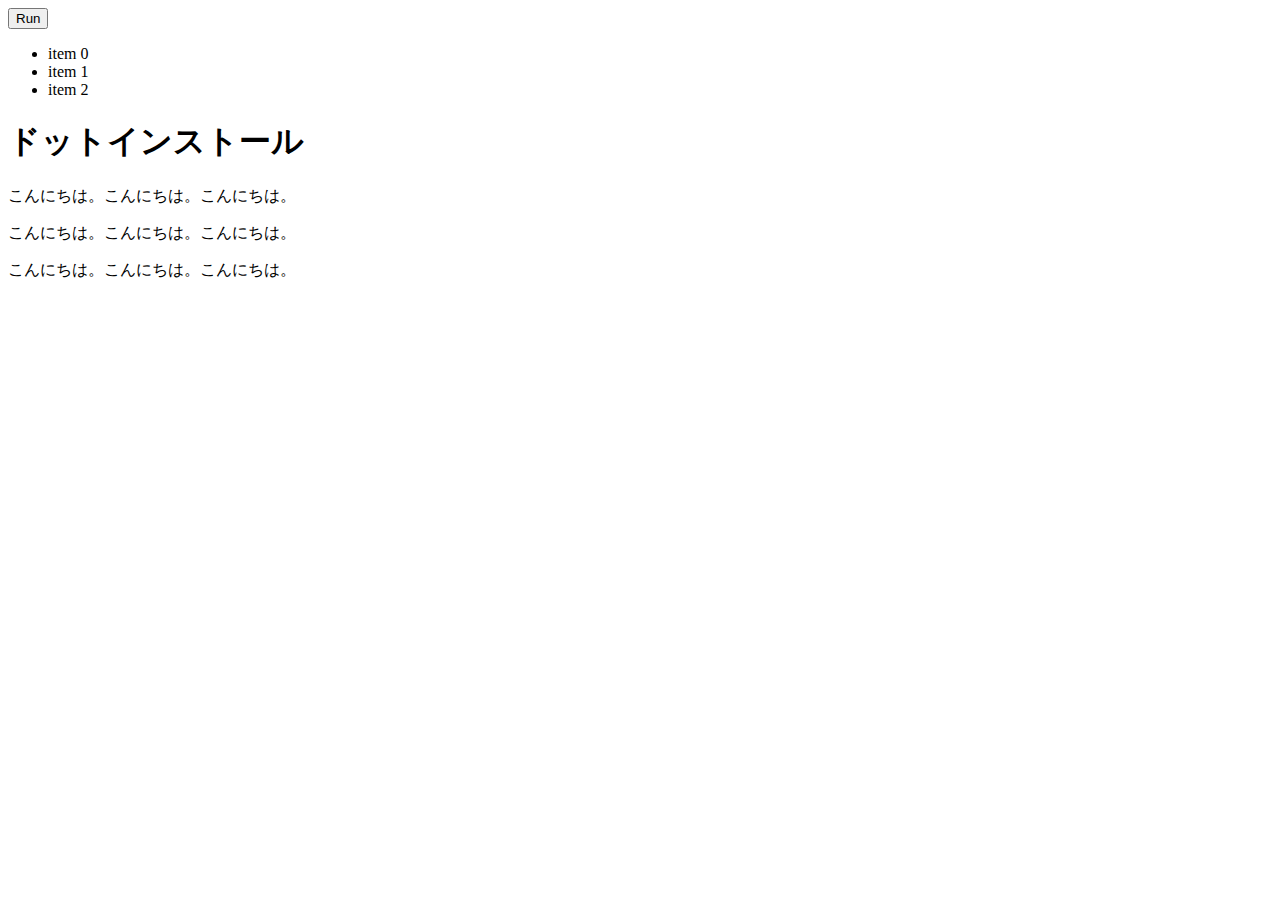
<file: HTMLCSSJavaScript/JavaScriptDOM/index.html>
<!DOCTYPE html>
<html lang="ja">
<head>
  <meta charset="utf-8">
  <title>JavaScript Basics</title>
  <style>
    .my-color{
      color:red;
      background-color:skyblue;
    }

    .my-border {
      border-bottom: 4px solid orange;
   }
  </style>
</head>
<body>
  <button>Run</button>
  <ul>
    <li>item 0</li>
    <li>item 1</li>
    <li>item 2</li>
  </ul>
  <h1 id="target" data-transliation="Dotinstaill">ドットインストール</h1><!--titleでマウスを重ねると表示できる--><!--data-で独自の属性付与可能-->
  <p>こんにちは。こんにちは。こんにちは。</p>
  <p>こんにちは。こんにちは。こんにちは。</p>
  <p>こんにちは。こんにちは。こんにちは。</p>

  <script src="js/main.js"></script>
</body>
</html>
</file>
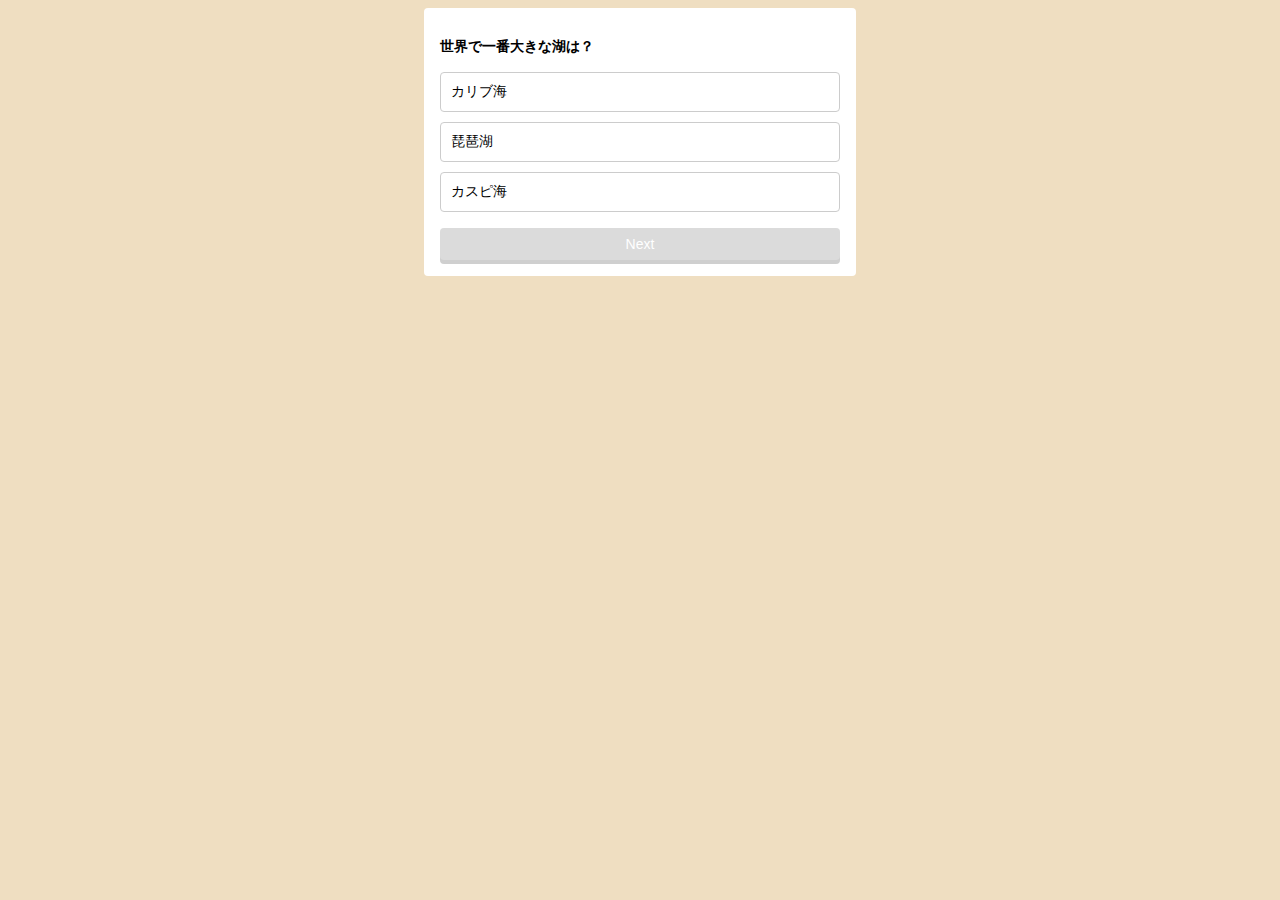
<file: HTMLCSSJavaScript/Kuizu/index.html>
<!DOCTYPE html>
<html lang="ja">
<head>
  <meta charset="utf-8">
  <title>Quiz</title>
  <link rel="stylesheet" href="css/styles.css">
</head>
<body>
  <section class="container">
    <p id="question"></p>
    <ul id="choices"></ul>
    <div id="btn" class="disabled">Next</div>

    <section id="result" class="hidden">
      <p></p>
      <a href="">Replay?</a>
    </section>
  </section>

  <script src="js/main.js"></script>
</body>
</html>
</file>
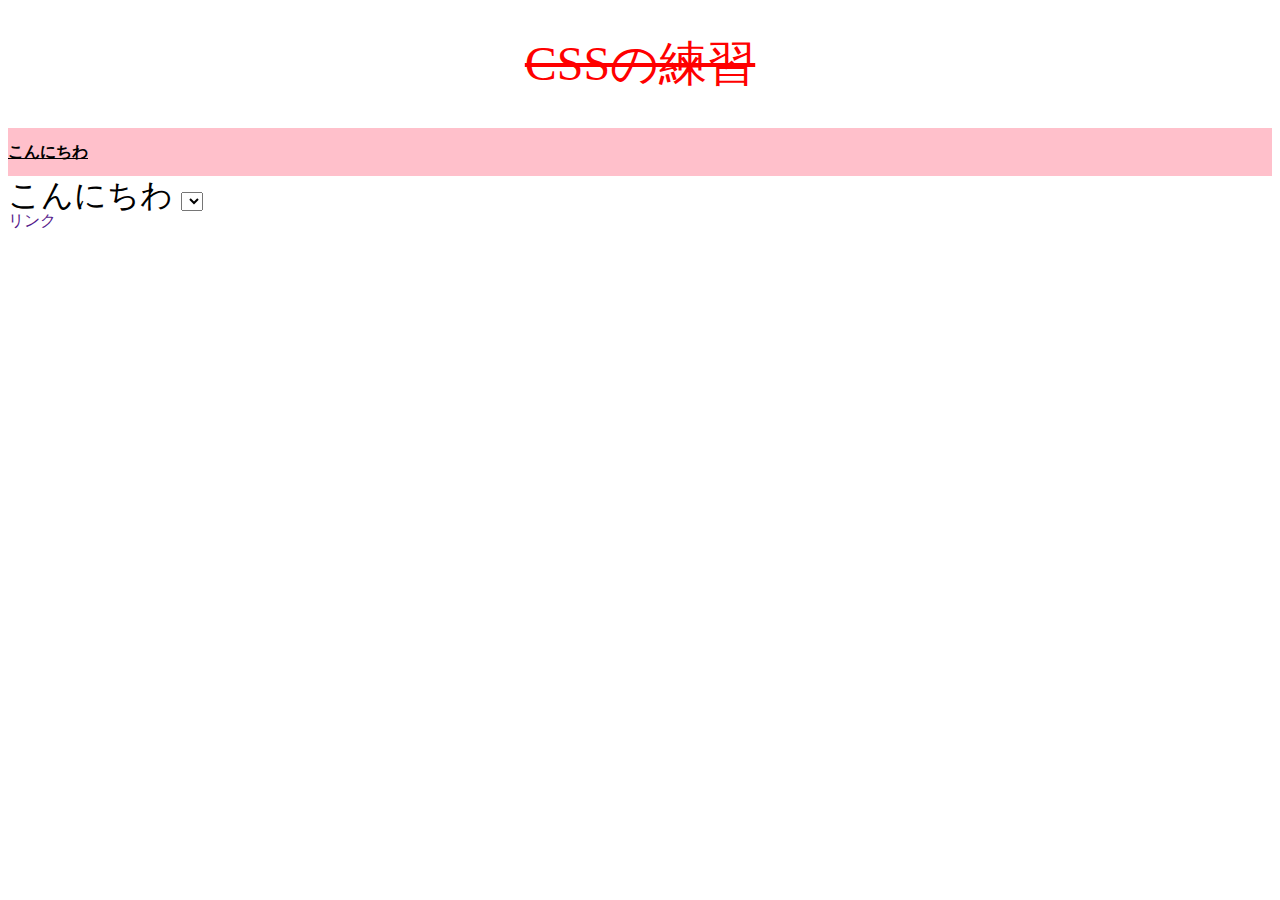
<file: HTMLCSSJavaScript/MyCSS/index.html>
<!DOCTYPE html>
<html lang="ja">
  <head>
    <meta charset="utf-8">
    <title>CSSの練習</title>
    <link rel="stylesheet" href="css/styles.css">
   <!---色指定今回は赤 <style>
      h1{
        color :red;
      }-->
    </style>
  </head>
  <body>
    <h1>CSSの練習</h1>
    <p>こんにちわ</p>
    <main>
      こんにちわ
      <select>
        こんにちわ
      </select>
    </main>
    <a href="">リンク</a>
  </body>
</html>
</file>
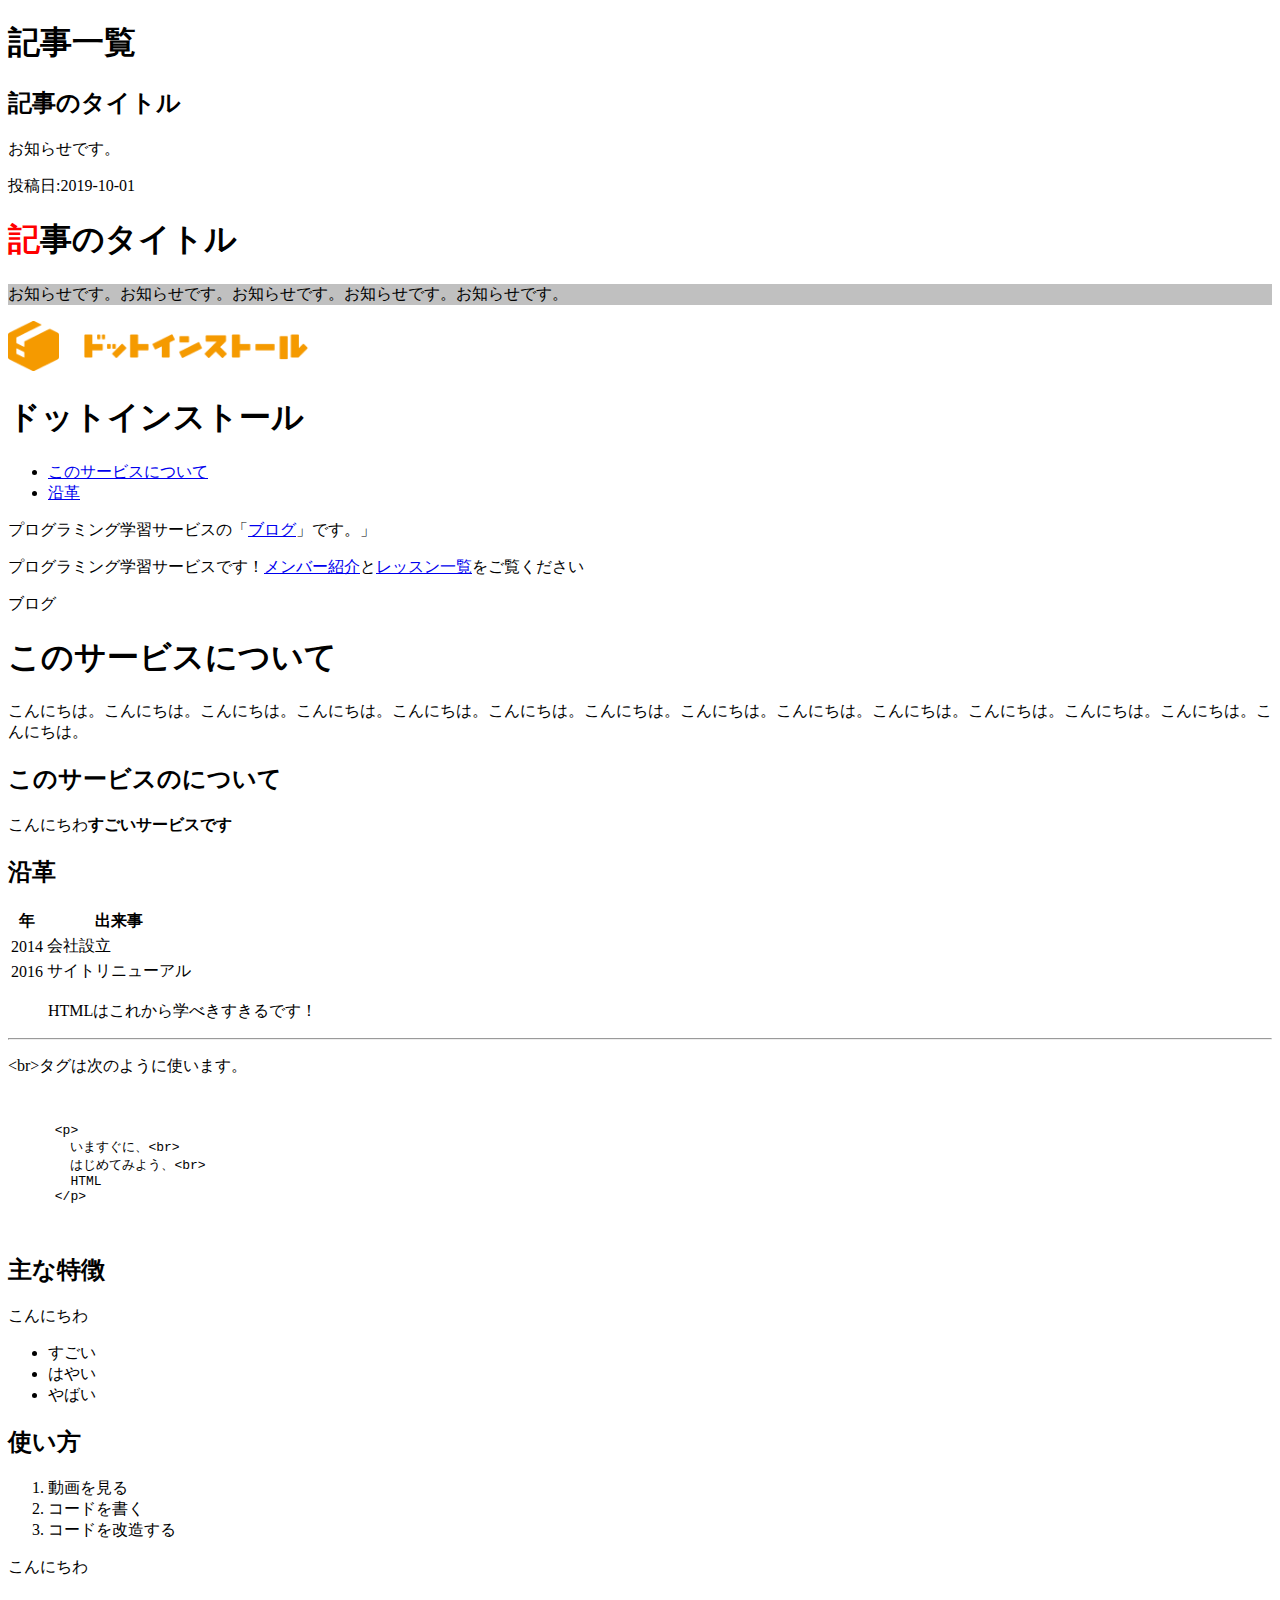
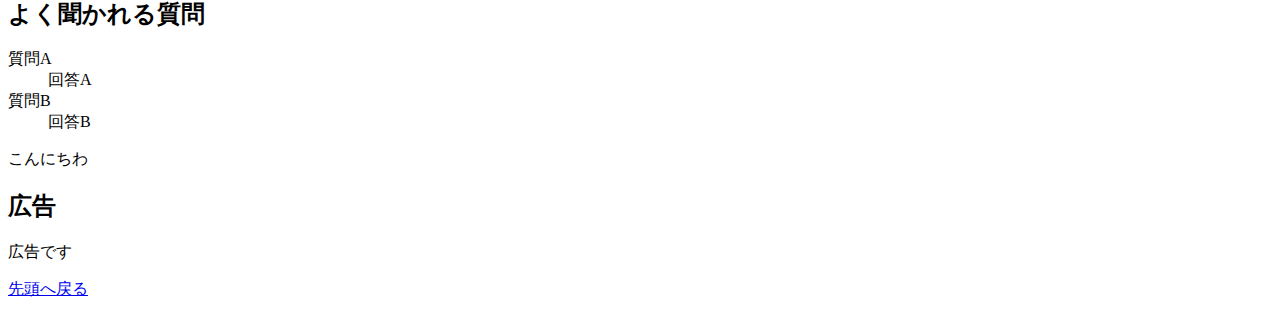
<file: HTMLCSSJavaScript/MyHTML/index.html>
<!DOCTYPE html>
<html lang="ja"><!--日本語だと明示する-->
  <head><!--題名-->
    <meta charset="utf-8"><!--文字コード-->
    <title>ドットインストール</title>
    <meta name="description" content="プログラミング学習サービスのドットインストールです"><!--検索エンジンに知らせるため-->
    <link rel="icon" href="favicon.ico"><!--linkタグで別のファイル指定indexとfaviconの階層が同じなのでこれで大丈夫-->
  </head>
  <body><!--本文-->
    <h1>記事一覧</h1>

    <h2>記事のタイトル</h2>
    <p>お知らせです。</p>
    <footer>投稿日:<time>2019-10-01</time></footer>
    </article>

  <article><!--独立した記事を作りたいとき使う-->
    <h1><span style="color: red;">記</span>事のタイトル</h1><!--spanで囲んだところを色指定で強調-->
    <div style="background: silver;"><!--divでクラス化 -->
      <p>お知らせです。お知らせです。お知らせです。お知らせです。お知らせです。</p>

    </div>
    <header><!--文集には影響がないわかりやすくするためのもの-->

      <img src="img/logo.png" widt="300" height="50" alt="ドットインストールのロゴです"><!--imgがタグsrcが属性名img/logo/pngが属性の値alt読み込まれなかったときにでる処理-->
    </header>
    <main>
    <h1>ドットインストール</h1> <!--終了するときは/をつける-->
    <ul>
      <li><a href="#about">このサービスについて</a></li>
      <li><a href="#history">沿革</a></li>
    </ul>
    <p>プログラミング学習サービスの「<a href="https://unityaiueo.com/" target="_blank">ブログ</a>」です。」</p>
    <p>プログラミング学習サービスです！<a href="members.html">メンバー紹介</a>と<a href="lessons/index.html">レッスン一覧</a>をご覧ください</p><!--<p>で段落-->
ブログ
  <section>
      <h1 id="about">このサービスについて</h1>
      <p>こんにちは。こんにちは。こんにちは。こんにちは。こんにちは。こんにちは。こんにちは。こんにちは。こんにちは。こんにちは。こんにちは。こんにちは。こんにちは。こんにちは。</p>
    </section>
<section>
    <h2>このサービスのについて</h2><!--h1より小さく表示される-->
      <p>こんにちわ<strong>すごいサービスです</strong></p><!--strongで強調-->
      <h2 id="history">沿革</h2>
      <table>
        <thead>
          <tr>
            <th>年</th>
            <th>出来事</th>
          </tr>
        </thead>
        <tbody>
          <tr>
            <td>2014</td>
            <td>会社設立</td>
          </tr>
          <tr>
            <td>2016</td>
            <td>サイトリニューアル</td>
          </tr>
        </tbody>
      </table>
      </section>
      </main>
      <blockquote cite="https://dotinstall.com"><!--blockquoteで引用-->

        <p>HTMLはこれから学べきすきるです！</p>
      </blockquote>
      
      <hr><!--話題が変わる場合ブラウザ上で水平線が引かれる-->

    <p>&lt;br&gt;タグは次のように使います。</p><!--文字実態参照-->
    <pre><!--すでに成形されたものをそのまま表示させたいと気に使う-->
      <code>
      &lt;p&gt;
        いますぐに、&lt;br&gt;<!--brで改行-->
        はじめてみよう、&lt;br&gt;
        HTML
      &lt;/p&gt;
        </code>
    </pre>
    <h2>主な特徴</h2>
      <p>こんにちわ</p>
      <ul>
        <li>すごい</li><!--箇条書き-->
        <li>はやい</li>
        <li>やばい</li>
      </ul>

    <h2>使い方</h2>
    <ol>
      <li>動画を見る</li><!--番号付けたうえで箇条書き-->
      <li>コードを書く</li>
      <li>コードを改造する</li>
    </ol>
      <p>こんにちわ</p>

    <h2>よく聞かれる質問</h2>
    <dl>
      <dt>質問A</dt><!--対応した形になる-->
      <dd>回答A</dd>
      <dt>質問B</dt>
      <dd>回答B</dd>
    </dl>
      <p>こんにちわ</p>
      <aside>
        <h2>広告</h2>
        <p>広告です</p>

      </aside>
      <fototer>

        <p><a href="#top">先頭へ戻る</a></p><!--決まった文字でないと動作しないので注意-->
      </fototer>
  </body>
</html>
</file>
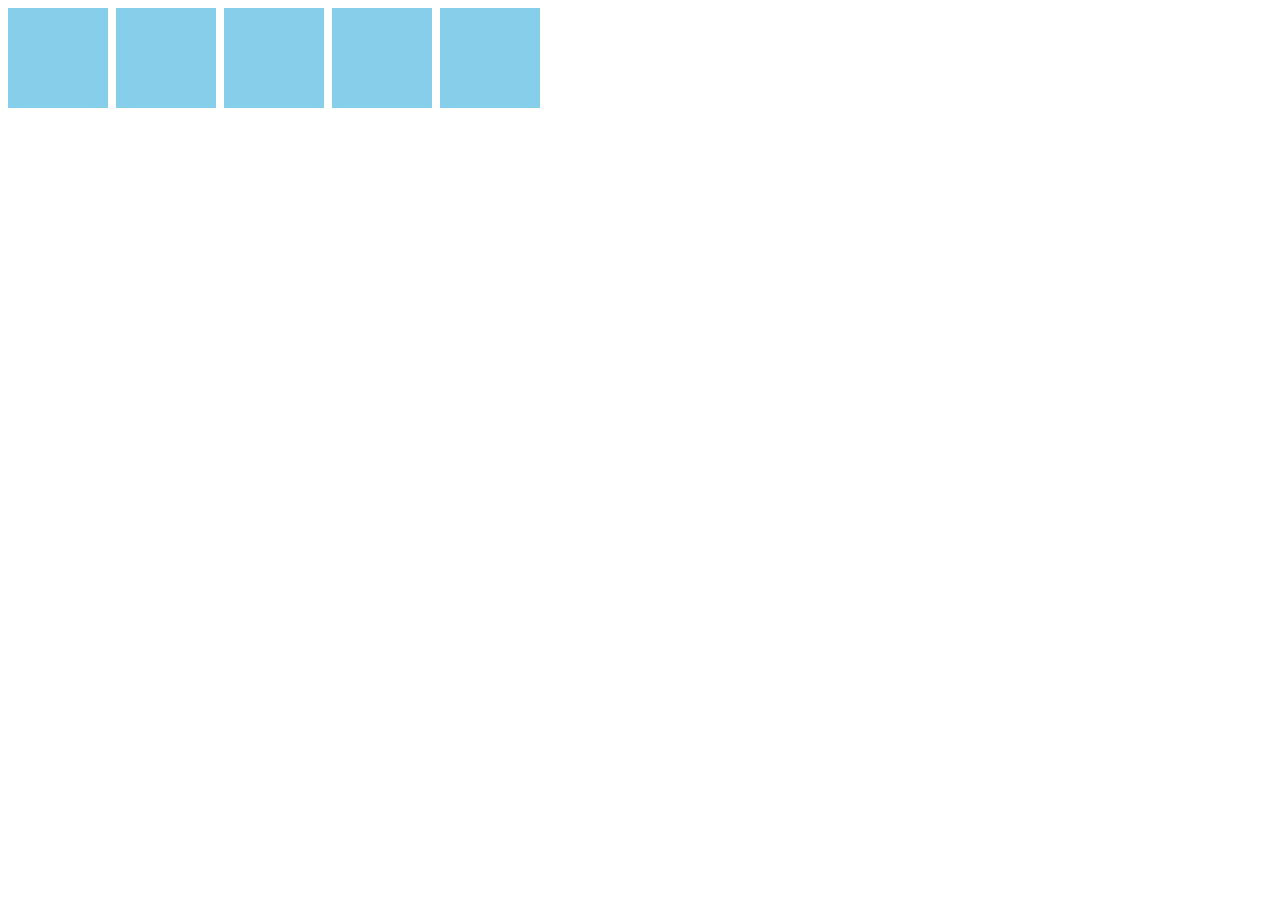
<file: HTMLCSSJavaScript/MyJSPractice/index.html>
<!DOCTYPE html>
<html lang="ja">
  <head>
    <meta charset="utf-8">
    <title>JavaScript Practice</title>
    <style>
      body{
        display:flex;
        flex-wrap:wrap;

      }
      .box{
        width:100px;
        height:100px;
        background-color: skyblue;
        cursor:pointer;/*カーソルを合わせるとカーソルが変化する*/
        transition:0.8s;
        margin: 0 8px 8px 0;
        text-align:center;
        line-height:100px;
      }
      .win{
        background:pink;
        border-radius:50%;
        transform:rotate(360deg);
      }
      .lose{
        transform:scale(0.9);
      }
    </style>
  </head>
  <body>

<script>
  'use strict';/*厳格判定*/

  const num=5;
  const winner=Math.floor(Math.random()*num);//Mathfllorで小数点切り捨て
  
  for(let i=0;i<num;i++){
    const div=document.createElement('div');
  div.classList.add('box');
  div.addEventListener('click',()=>{
    if(i===winner){
      div.textContent='Win!';
      div.classList.add('win');
    }else{
      div.textContent='Lose!';
      div.classList.add('Lose');
    }
    div.classList.toggle('circle');
  });
  document.body.appendChild(div);//divをbodyの子要素にする
  }
  

  /*const target1 =document.getElementById('target1')
  const target2 =document.getElementById('target2')
  const target3 =document.getElementById('target3')
target1.addEventListener('click', () => {/*ターゲット要素を指定addEventListenerでクリックされた処理が走るようにしている*/
 /*target1.classList.toggle('circle');
});
target2.addEventListener('click', () => {/*ターゲット要素を指定addEventListenerでクリックされた処理が走るようにしている*/
 /*target2.classList.toggle('circle');
});
target3.addEventListener('click', () => {/*ターゲット要素を指定addEventListenerでクリックされた処理が走るようにしている*/
 /*target3.classList.toggle('circle');//toggleでcircleクラスがなかったらつけるついてたら外すという処理にできる
    });*/
</script>
  </body>
</html>
</file>
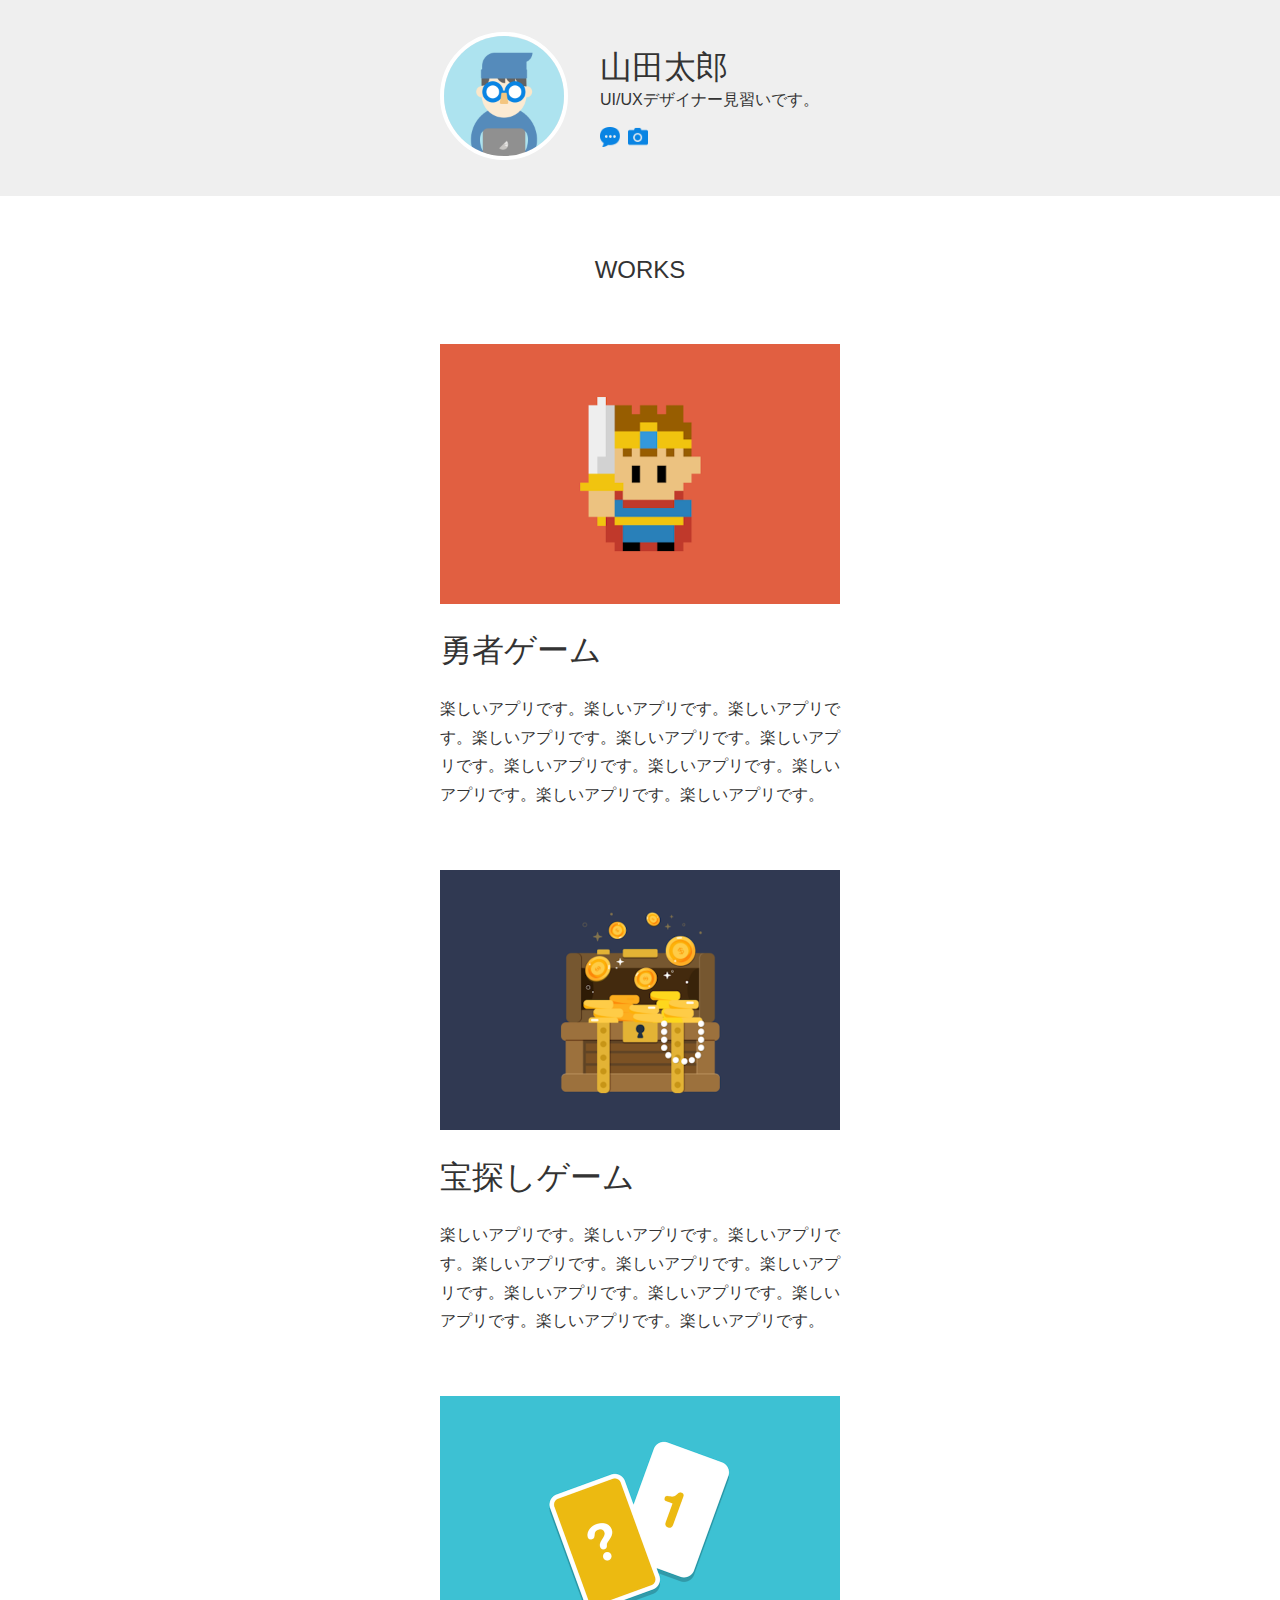
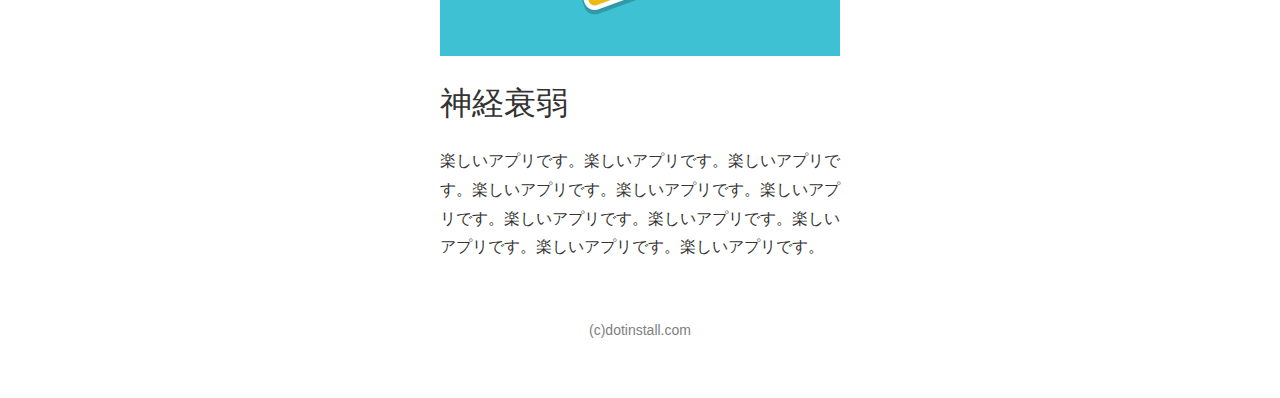
<file: HTMLCSSJavaScript/MyPortfolio/index.html>
<!DOCTYPE html>
<html lang="ja"> <!--言語指定今回は日本語使用するという意味-->
  <head><!--サイトには表示されないタイトル-->
    <meta charset="utf-8"><!--文字コード指定-->
   <link rel="stylesheet" href="css/styles.css">
    <title>太郎のポートフォリオサイト</title><!--タイトルをここに書く-->
    <link rel="icon" href="favicon.ico"><!--linkは外部ソースを引っ張てくるhrefに読み込むものを書くfaviconとindexは同じ階層にあるのでこう書ける-->
    <meta name="description" content="太郎のポートフォリオサイトです。"><!--metaタグは検索エンジンに対して用いる-->
  </head>
  <body> <!--サイトの中身をここに書く-->
    <header><!--bodyタグ内で使う-->
      <div class="container"><!--divをつけるとグループ化することができるこれらをまとめてあつかえるためメソッドみたいなもの？-->
        <div class="icon">
           <img src="img/taro.png" width="120" height="120" alt="太郎のアイコン"><!--img src=で指定した画像表示widthは横heightは縦を変更するaltは画像が表示されなかったときにでる-->
           </div>
           <div class="info">
           <h1>山田太郎</h1><!--h1で見出し-->
           <p>UI/UXデザイナー見習いです。</p> <!--ｐタグで改行-->
           <ul>
             <li>
               <a href="https://dotinstall.com/lessons" target="_blank">
                <img src="img/blog.png" width="20" height="20" alt="ブログサイトのリンク画像です">
              </a>
            </li>
            <li>
              <a href="https://dotinstall.com/lessons" target="_blank"><!-- target="_blank"で別タブで開くようにしている-->
                <img src="img/photos.png" width="20" height="20" alt="写真サイトのリンク画像です">
              </a>
            </li>
          </ul>
          
        </div>
      </div>
  </header>
  <section class="works">
    <h1>WORKS</h1>
  <section>

    <img src="img/work1.png" width="400" height="260" alt="勇者ゲームの紹介画像"> 
    <h1>勇者ゲーム</h1>
    <p>楽しいアプリです。楽しいアプリです。楽しいアプリです。楽しいアプリです。楽しいアプリです。楽しいアプリです。楽しいアプリです。楽しいアプリです。楽しいアプリです。楽しいアプリです。楽しいアプリです。</p>

  </section>
  
  <section>

    <img src="img/work2.png" width="400" height="260" alt="宝探しゲームの紹介画像">
    <h1>宝探しゲーム</h1>
    <p>楽しいアプリです。楽しいアプリです。楽しいアプリです。楽しいアプリです。楽しいアプリです。楽しいアプリです。楽しいアプリです。楽しいアプリです。楽しいアプリです。楽しいアプリです。楽しいアプリです。</p>

  </section>
  <section>

    <img src="img/work3.png" width="400" height="260" alt="神経衰弱の紹介画像">
    <h1>神経衰弱</h1>
    <p>楽しいアプリです。楽しいアプリです。楽しいアプリです。楽しいアプリです。楽しいアプリです。楽しいアプリです。楽しいアプリです。楽しいアプリです。楽しいアプリです。楽しいアプリです。楽しいアプリです。</p>

  </section>
  


    </section>

    <footer> <!---->
     <p> (c)dotinstall.com</p>
    </footer>
    </body>

</html>
</file>
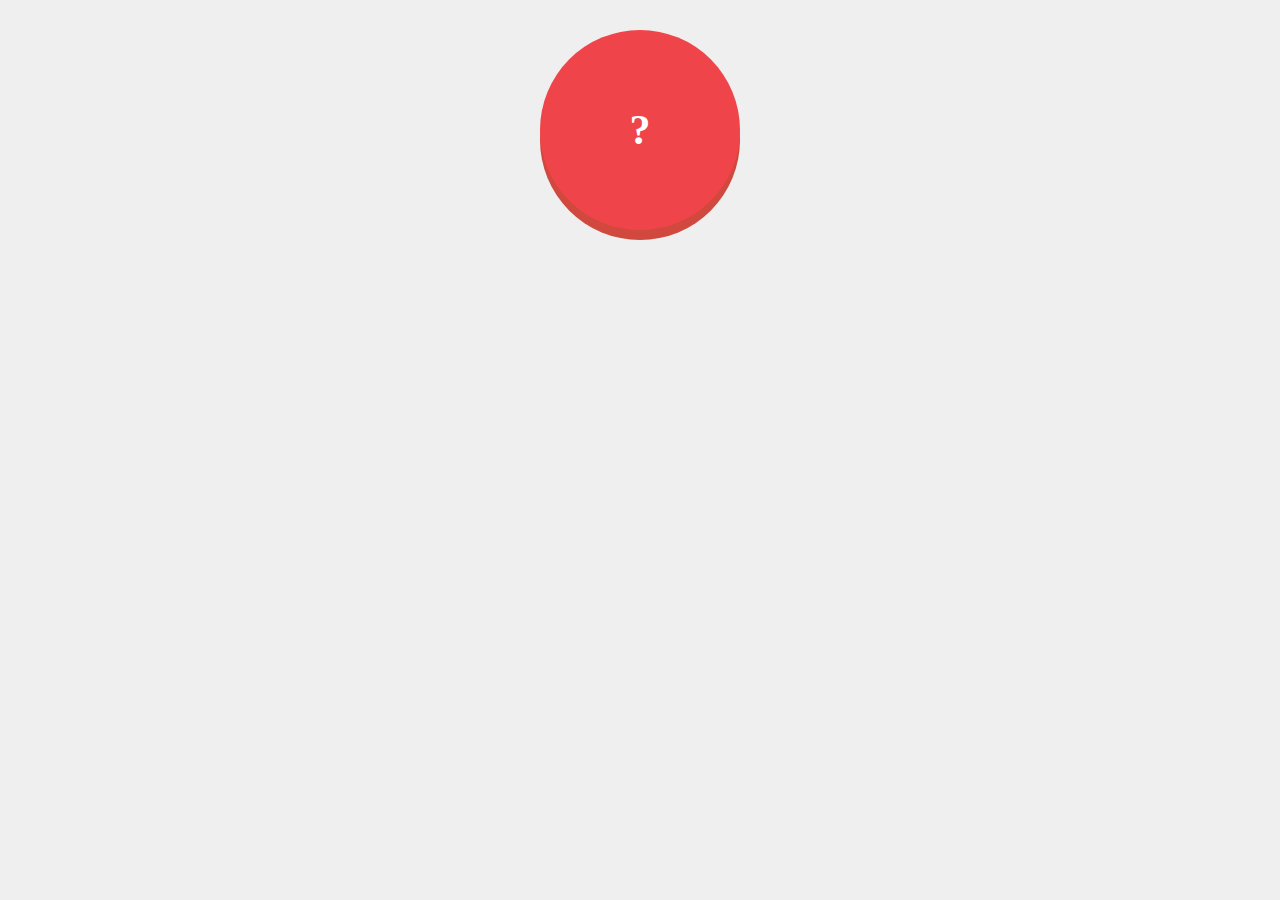
<file: HTMLCSSJavaScript/Omikuzi/index.html>
<!DOCTYPE html>
<html lang="ja">
  <head>
    <meta charset="utf-8">
    <title>おみくじ</title>
    <link rel="stylesheet" href="css/styles.css">
  </head>
  <body>
    <div id="btn">?</div>
    <script src="js/main.js"></script>
  </body>
</html>
</file>
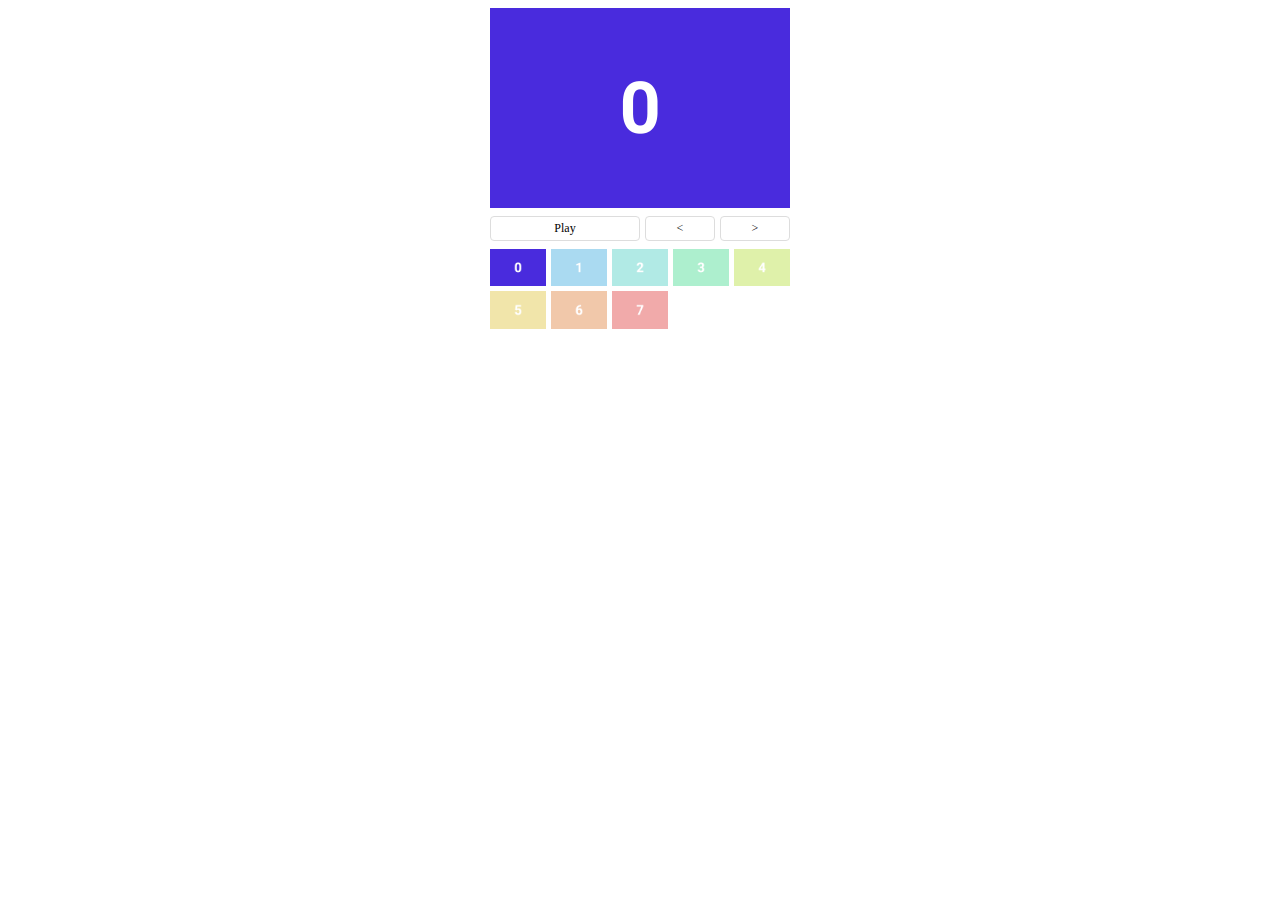
<file: HTMLCSSJavaScript/Slideshow/index.html>
<!DOCTYPE html>
<html lang="ja">
<head>
  <meta charset="utf-8">
  <title>Slideshow</title>
  <link rel="stylesheet" href="css/styles.css">
</head>
<body>
  <main>
    <img id="main">

    <nav>
      <ul>
        <li id="play">Play</li>
        <li id="prev">&lt;</li>
        <li id="next">&gt;</li>
      </ul>
    </nav>

    <ul class="thumbnails"></ul>
  </main>

  <script src="js/main.js"></script>
</body>
</html>
</file>
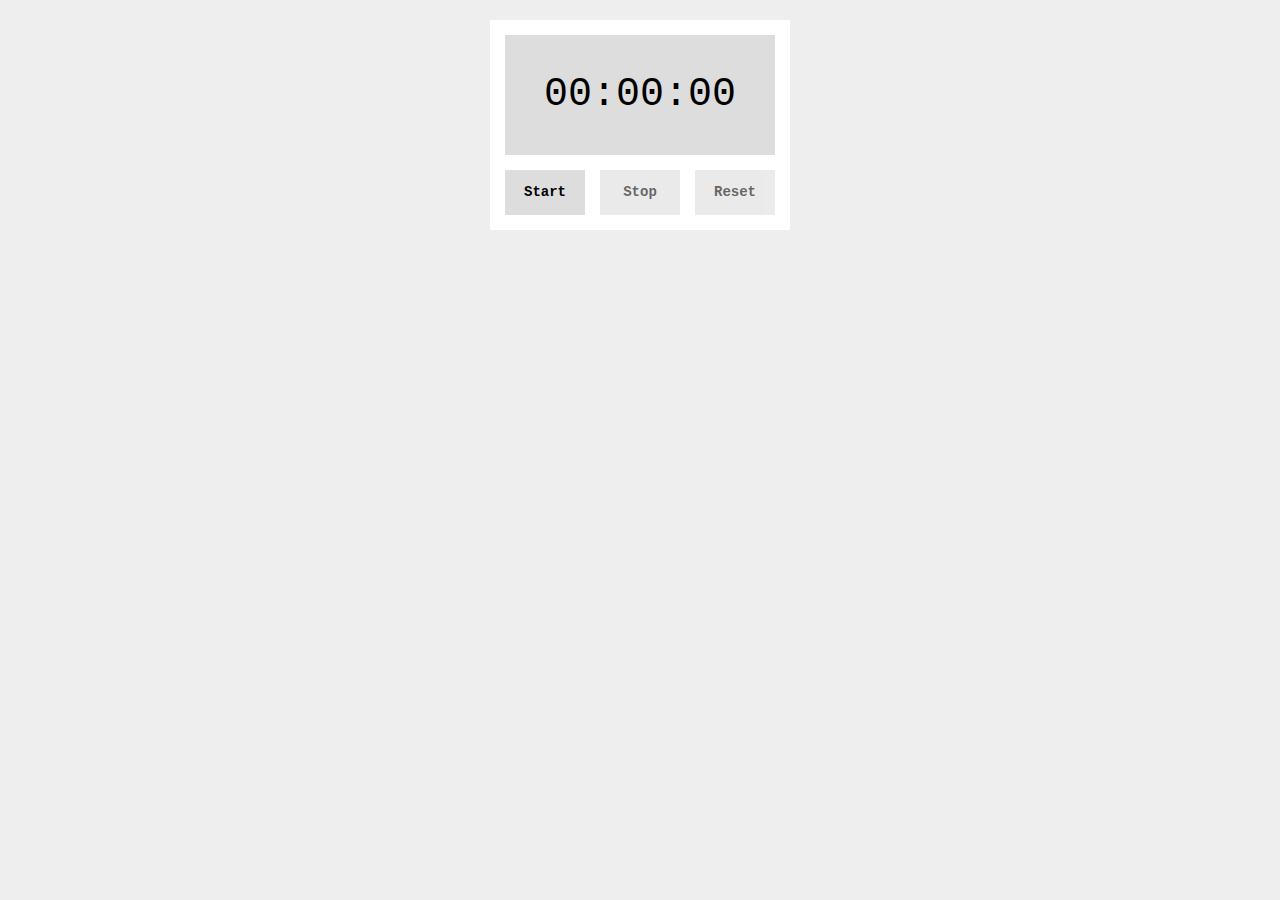
<file: HTMLCSSJavaScript/stopwatch/index.html>
<!DOCTYPE htnml>
<html lang="ja">
  <head>
    <meta charset="utf-8">
    <title>stopwatch</title>
    <link rel="stylesheet" href="css/styles.css">
  </head>
  <body>
    <div class="container">

      <div id="timer">00:00:00</div>
      <div class="controls">
      <div class="btn" id="start">Start</div>
    <div class="btn" id="stop">Stop</div>
    <div class="btn" id="reset">Reset</div>
    </div>
    </div>
      <script src="js/maim.js"></script>
  </body>
</html>
</file>
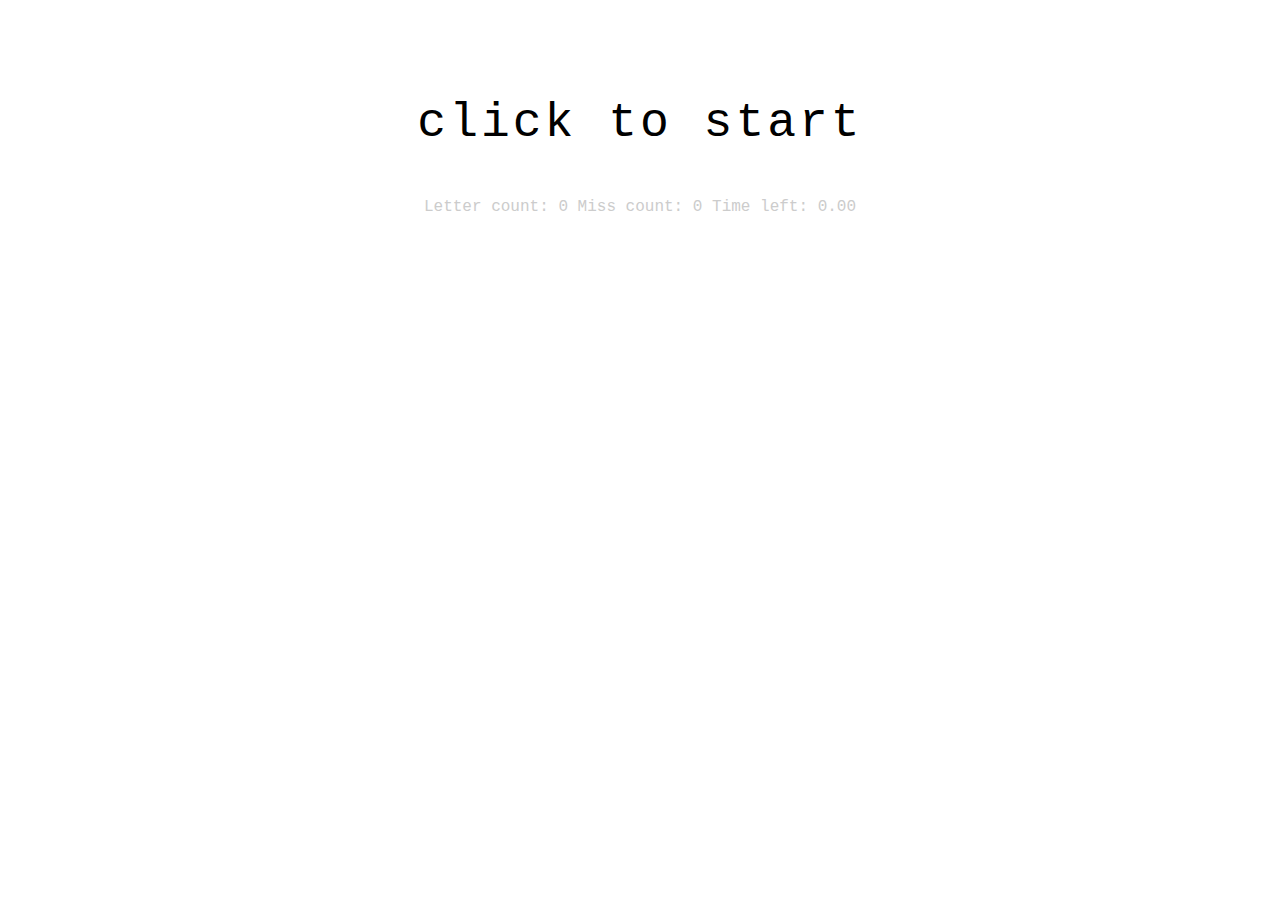
<file: HTMLCSSJavaScript/taipingu/index.html>
<!DOCTYPE html>
<html lang="ja">
<head>
  <meta charset="utf-8">
  <title>Typing Game</title>
  <link rel="stylesheet" href="css/styles.css">
</head>
<body>
  <p id="target">click to start</p>
  <p class="info">
    Letter count: <span id="score">0</span><!--spanでグループ化-->
    Miss count: <span id="miss">0</span>
    Time left: <span id="timer">0.00</span>
  </p>

  <script src="js/main.js"></script>
</body>
</html>
</file>
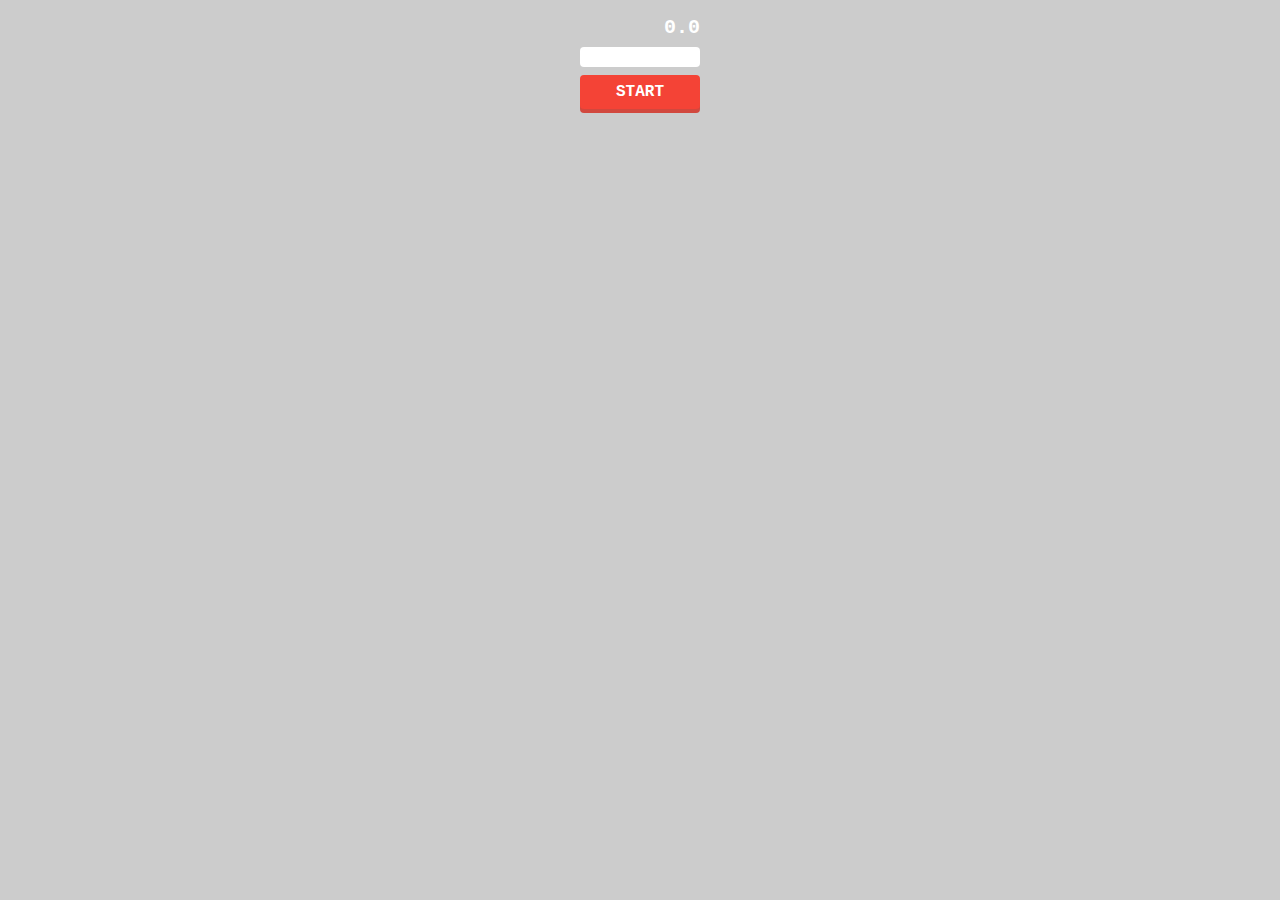
<file: HTMLCSSJavaScript/TouchGame/index.html>
<!DOCTYPE html>
<html lang="ja">
<head>
  <meta charset="utf-8">
  <title>Numbers Game</title>
  <link rel="stylesheet" href="css/main.css">
</head>
<body>
  <div id="container">
    <div id="timer">0.0</div>
    <ul id="board">
    </ul>
    <div id="btn">START</div>
  </div>
  <script src="js/main.js"></script>
</body>
</html>
</file>
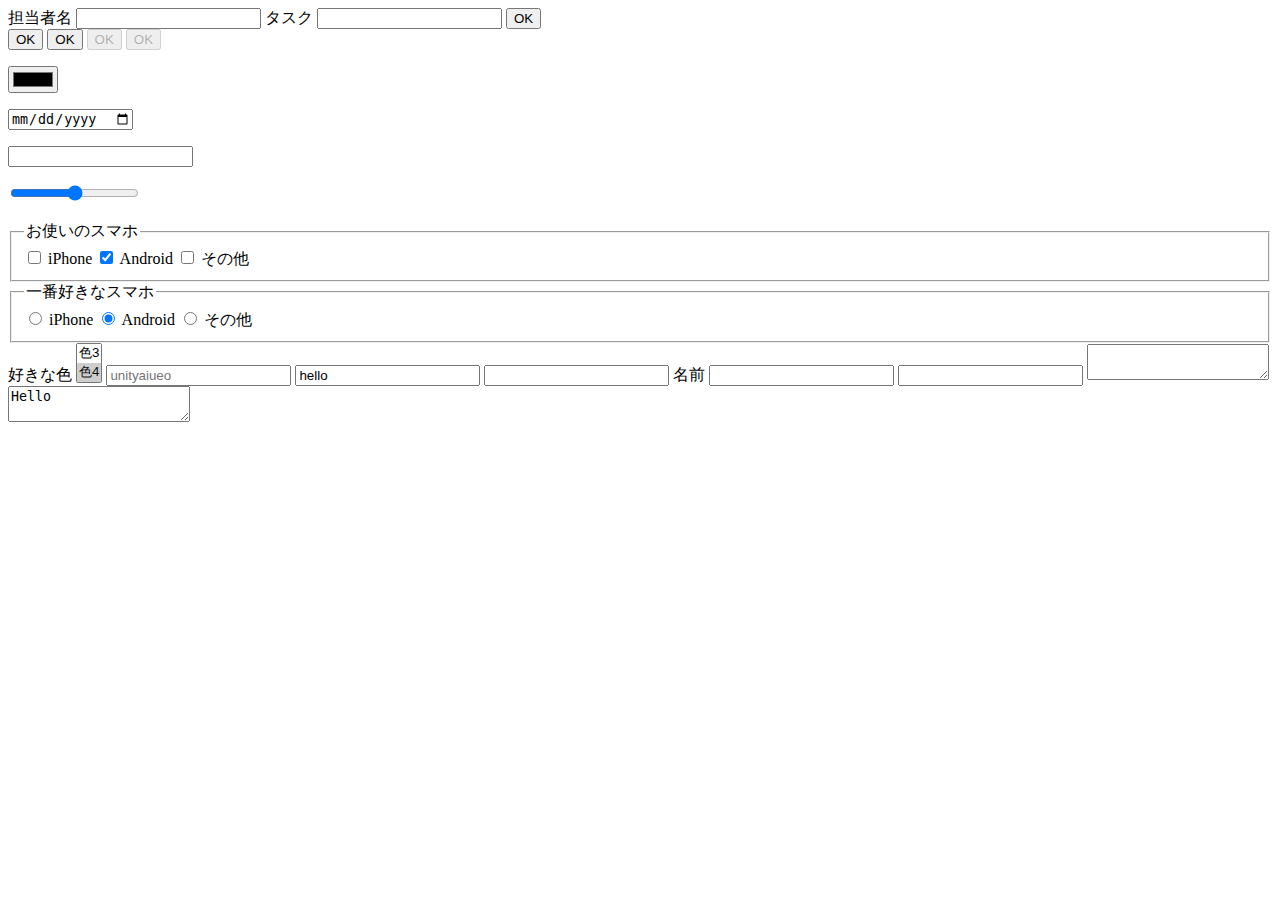
<file: HTMLCSSJavaScript/MyHTML/index2.html>
<!DOCTYPE html>
<html lang="ja">
  <head>
    <meta charset="utf-8">
    <title>ドットインストール</title>
  </head>
  <body>
     <form action="process.php" method="post"><!--actionで送信先ファイル指定送信方式をmethodで指定-->
    <label>担当者名 <input type="text" name="username"></label>
    <label>タスク <input type="text" name="task"></label>
    <button>OK</button>
  </form>

  <input type="button" value="OK">
  <button>OK</button>
  <input type="button" value="OK" disabled>
  <button disabled>OK</button><!--disabled一時的に入力無効にする-->

    <p><input type="color"></p><!--色を入力-->
  <p><input type="date"></p><!--日付を入力-->
  <p><input type="number"></p><!--数字のみ入力可能-->
  <p><input type="range"></p><!--スライダー直感操作可能-->
    <fieldset>
    <legend>お使いのスマホ</legend><!--線で囲んでグループ化-->
    <label><input type="checkbox"> iPhone</label><!--チェックボックス-->
    <label><input type="checkbox" checked> Android</label><!--checkboxをつけると最初からチェックがついてる-->
    <label><input type="checkbox"> その他</label>
  </fieldset>

  <fieldset>
    <legend>一番好きなスマホ</legend>
    <label><input type="radio" name="phone"> iPhone</label><!--radioでname属性を一つだけしか選べなくする-->
    <label><input type="radio" name="phone" checked> Android</label>
    <label><input type="radio" name="phone"> その他</label>
  </fieldset>  

      <label for="color">好きな色</label>
      <select id="color"size=2 multiple><!--一度に表示する数を決められるselectでプルダウンリスト作成-->
        <option>色1</option>
        <option>色2</option>
        <option>色3</option>
        <option selected>色4</option><!--selectedがついているので色４が一番先に選ばれる-->
        <option>色5</option>
        <option>色6</option>
      </select>
      <input type="text" placeholder="unityaiueo"><!--灰色の薄い文字表示-->
      <input type="text" value="hello">
      <input type="password">
      <label>名前 <input type="text"></label><!--テキストの前に文字入れる-->
      <input type="password">
      <textarea></textarea><!--伸縮可能な四角形の入力項目-->
      <textarea>Hello</textarea>
      </body>
</html>
</file>
<file: HTMLCSSJavaScript/Kuizu/css/styles.css>
body {
  background: #efdec1;
  font-size: 14px;
  font-family: Verdana, sans-serif;
}

.container {
  width: 400px;
  margin: 8px auto;
  background: #fff;
  border-radius: 4px;
  padding: 16px;
  position: relative;
}

#question {
  margin-bottom: 16px;
  font-weight: bold;
}

#choices {
  list-style: none;
  padding: 0;
  margin-bottom: 16px;
}

#choices > li {
  border: 1px solid #ccc;
  border-radius: 4px;
  padding: 10px;
  margin-bottom: 10px;
  cursor: pointer;
}

#choices > li:hover {
  background: #f8f8f8;
}

#choices > li.correct {
  background: #d4edda;
  border-color: #c3e6cb;
  color: #155724;
  font-weight: bold;
}

#choices > li.correct::after {
  content: ' ... correct!';
}

#choices > li.wrong {
  background: #f8d8da;
  border-color: #f5c6cb;
  color: #721c24;
  font-weight: bold;
}

#choices > li.wrong::after {
  content: ' ... wrong!';
}

#btn, #result > a {
  background: #3498db;
  padding: 8px;
  border-radius: 4px;
  cursor: pointer;
  text-align: center;
  color: #fff;
  box-shadow: 0 4px 0 #2880b9;
}

#btn.disabled {
  background: #ccc;
  box-shadow: 0 4px 0 #bbb;
  opacity: 0.7;
}

#result {
  position: absolute;
  width: 300px;
  background: #fff;
  padding: 30px;
  box-shadow: 0 4px 8px rgba(0, 0, 0, 0.2);
  top: 50px;
  left: 0;
  right: 0;
  margin: 0 auto;
  border-radius: 4px;
  text-align: center;
  transition: 0.4s;
}

#result.hidden {
  transform: translateY(-500px);
}

#result > p {
  font-size: 24px;
}

#result > a {
  display: block;
  text-decoration: none;
}
</file>
<file: HTMLCSSJavaScript/MyCSS/css/styles.css>
@charset "utf-8"
body{/*指定したところを下の指示を与える*/
  color:skyblue;/*左プロパティ右値*/
  font-size:12px;/*フォントサイズ変更*/
  color:red;
  border:1px solid pink;/*bodyに境界線を引く文字には引かない*/
}
h1{
  border:inherit;/*h1に対して継承させるそうするとh1も境界線を引くことができる*/
  font-family:Verdana,'Arial Black',メイリオ,sans-self;/*フォント指定Verdana指定指定したものがない場合次のが実装されるsans-selfはゴシック体*/ 
}

h1{
  color:red;
  font-size:48px;
  text-align:center;/*テキストを中央に持っていく*/
  font-weight:normal;
  text-decoration:line-through;/*打消し線*/
}

p{
  font-weight:bold;/*文字を太文字にする*/
  text-decoration: underline;/*アンダーラインを引く*/
  font-size:16px;
  line-height:48px;/*３つとも48px指定と同じ*/
  line-height:3em;
  line-height:3;
  background-color:pink;
}

a{
  text-decoration:none;
} 
main{
  font-size:32px;
  line-height:2em;/*親要素の指定したものが子要素のsectionでも反映される*/
  line-height:2px
}
section{
  font-size:16px
}
</file>
<file: HTMLCSSJavaScript/MyPortfolio/css/styles.css>
body{
  color:#333;
  font-family:Verdana,sans-serif;/*フォント設定Verdanaというフォント指定それがなかったらゴシック指定*/
  margin-top:0px;/*上下左右のマージンを0にする三つとも同じ効果
  margin-bottom:0px;
  margin-right:0px;
  margin-left:0px;

  margin:0px; */

  margin:0;
}


header{
  background-color:#efefef;
  padding-top:32px;
  padding-bottom:32px;
}

.container{
  /*background-color:pink;*/
  width:400px;
  margin-left:auto;/*autoで中央揃え*/
  margin-right:auto;
  display:flex;/*横並びにするにはこれを使うcontainerはiconとinfoの親要素なのでここに追記infoの方で左側に微調整*/
  align-items:center;/*中央揃えにする*/
}

.icon{
 /* background-color:skyblue;*/
}

.icon img{
  /*border-radius:20px;iconクラスのimg要素の角を丸める*/
  border-radius:50%;/*丸型にする*/
  border-width:4px;/*幅4pxの白い枠を設定*/
  border-style:solid;
  border-color:white;
}

.info{
  /*background-color:tomato;*/
  margin-left:32px;
}

.info h1{
  font-weight:normal;/*文字の太さを普通に変更*/
  font-size:24p;/*フォントサイズ変更*/
  margin:0;
}

.info p{
  margin:0;
  margin-bottom:16px;
}
.info ul{
  margin:0;/*要素の外側の余白*/
  padding:0;/*要素の内側の余白*/
  list-style-type:none;/*黒丸をこれで消せる*/
  display:flex;
}
.info ul li{
  margin-right:8px;
}
.works{
  width:400px;
  margin-left:auto;
  margin-right:auto;
}

.works > h1{/*worksの直下にあるh1という意味になるないと全部に適用される*/
  font-weight:normal;
  font-size:24px;
  text-align:center;
  margin-top:60px;
  margin-bottom:60px;
}

.works > section{
  margin-bottom:60px;
}

.works > section > h1{
  font-weight:normal;/*文字の太さを変更*/
}

.works p{
  line-height:1.8;/*p行の高さを文字サイズの1.8倍にする*/
}

footer p{
  text-align:center;
  font-size:14px;
  margin-bottom:60px;
  color:gray;
}
</file>
<file: HTMLCSSJavaScript/Omikuzi/css/styles.css>
body{
  background:#efefef;
}

#btn{
  width:200px;
  height:200px;
  background:#ef454a;
  border-radius:50%;/*丸くする*/
  margin:30px auto;/*上下に３０左右に等分にする*/
  text-align:center;/*文字を中央に寄させる*/
  line-height:200px;/*文字の行間設定(文字の上下の余白)*/
  color:#fff;
  font-weight:bold;/*フォントの太さ指定*/
  font-size:42px;
  cursor:pointer;
  box-shadow:0 10px 0 #d1483e;/*影をつける*/
  user-select:none;/*選択しても青くならなくする*/
}

#btn:hover{
  opacity:0.9;/*マウスが触れると色変化*/
}

#btn:active{
  box-shadow:0 5px 0 #d1483e;
  margin-top:35px;
}
</file>
<file: HTMLCSSJavaScript/Slideshow/css/styles.css>
main {
  width: 300px;
  margin: 0 auto;
}

img {
  vertical-align: bottom;
}

ul {
  list-style: none;
  padding: 0;
  margin: 0;
}

#main {
  width: 300px;
  height: 200px;
  margin-bottom: 8px;
}

nav {
  margin-bottom: 8px;
}

nav ul {
  display: flex;
  justify-content: space-between;
}

nav li {
  border: 1px solid #ddd;
  border-radius: 4px;
  font-size: 12px;
  padding: 4px;
  text-align: center;
  cursor: pointer;
  user-select: none;
}

nav li:hover {
  background: #f8f8f8;
}

#play {
  width: 140px;
}

#next,
#prev {
  width: 60px;
}

.thumbnails {
  display: grid;
  grid-template-columns: repeat(5, 56px);
  gap: 5px;
}

.thumbnails li {
  cursor: pointer;
  opacity: 0.4;
}

.thumbnails li:hover,
.thumbnails li.current {
  opacity: 1;
}

.thumbnails img {
  width: 56px;
}
</file>
<file: HTMLCSSJavaScript/stopwatch/css/styles.css>
body {
  font-family: 'Courier New', monospace;
  font-size: 14px;
  background: #eee;
}

.container {
  margin: 20px auto;
  width: 270px;
  background: #fff;
  padding: 15px;
  text-align: center;
}

#timer {
  background: #ddd;
  height: 120px;
  line-height: 120px;
  font-size: 40px;
  margin-bottom: 15px;
}
.btn {
  width: 80px;
  height: 45px;
  line-height: 45px;
  background: #ddd;
  font-weight: bold;
  cursor: pointer;
  user-select: none;
}

.controls {
  display: flex;
  justify-content: space-between;
}
.inactive {/*ボタンが押せない風に見せる*/
  opacity: 0.6;
}
</file>
<file: HTMLCSSJavaScript/taipingu/css/styles.css>
body {
  padding-top: 40px;
  font-family: 'Courier New', monospace;
  text-align: center;
}

#target {
  font-size: 48px;
  letter-spacing: 3px;
}

.info {
  color: #ccc;
}
</file>
<file: HTMLCSSJavaScript/TouchGame/css/main.css>
body {
  background: #ccc;
  color: #fff;
  font-family: 'Courier New', sans-serif;
  font-size: 16px;
  font-weight: bold;
}

#container {
  /* 50px * 2 + 10px * 2 */
  width: 120px;
  margin: 16px auto;
}

#board {
  display: flex;
  flex-wrap: wrap;
  list-style: none;
  margin: 0 0 8px;
  padding: 10px;
  background: #fff;
  border-radius: 4px;
}

#board li {
  background: #00aaff;
  width: 40px;
  height: 40px;
  margin: 5px;
  cursor: pointer;
  border-radius: 4px;
  line-height: 40px;
  text-align: center;
  box-shadow: 0 4px 0 #0088cc;
}

#board li.pressed {
  background: #ccc;
  box-shadow: none;
  margin-top: 9px;
  margin-bottom: 1px;
}

#timer {
  margin-bottom: 8px;
  font-size: 20px;
  text-align: right;
}

#btn {
  cursor: pointer;
  user-select: none;
  background: #f44336;
  padding: 8px;
  border-radius: 4px;
  text-align: center;
  box-shadow: 0 4px 0 #d1483e;
}

#btn:active {
  margin-top: 12px;
  box-shadow: none;
}
</file>
